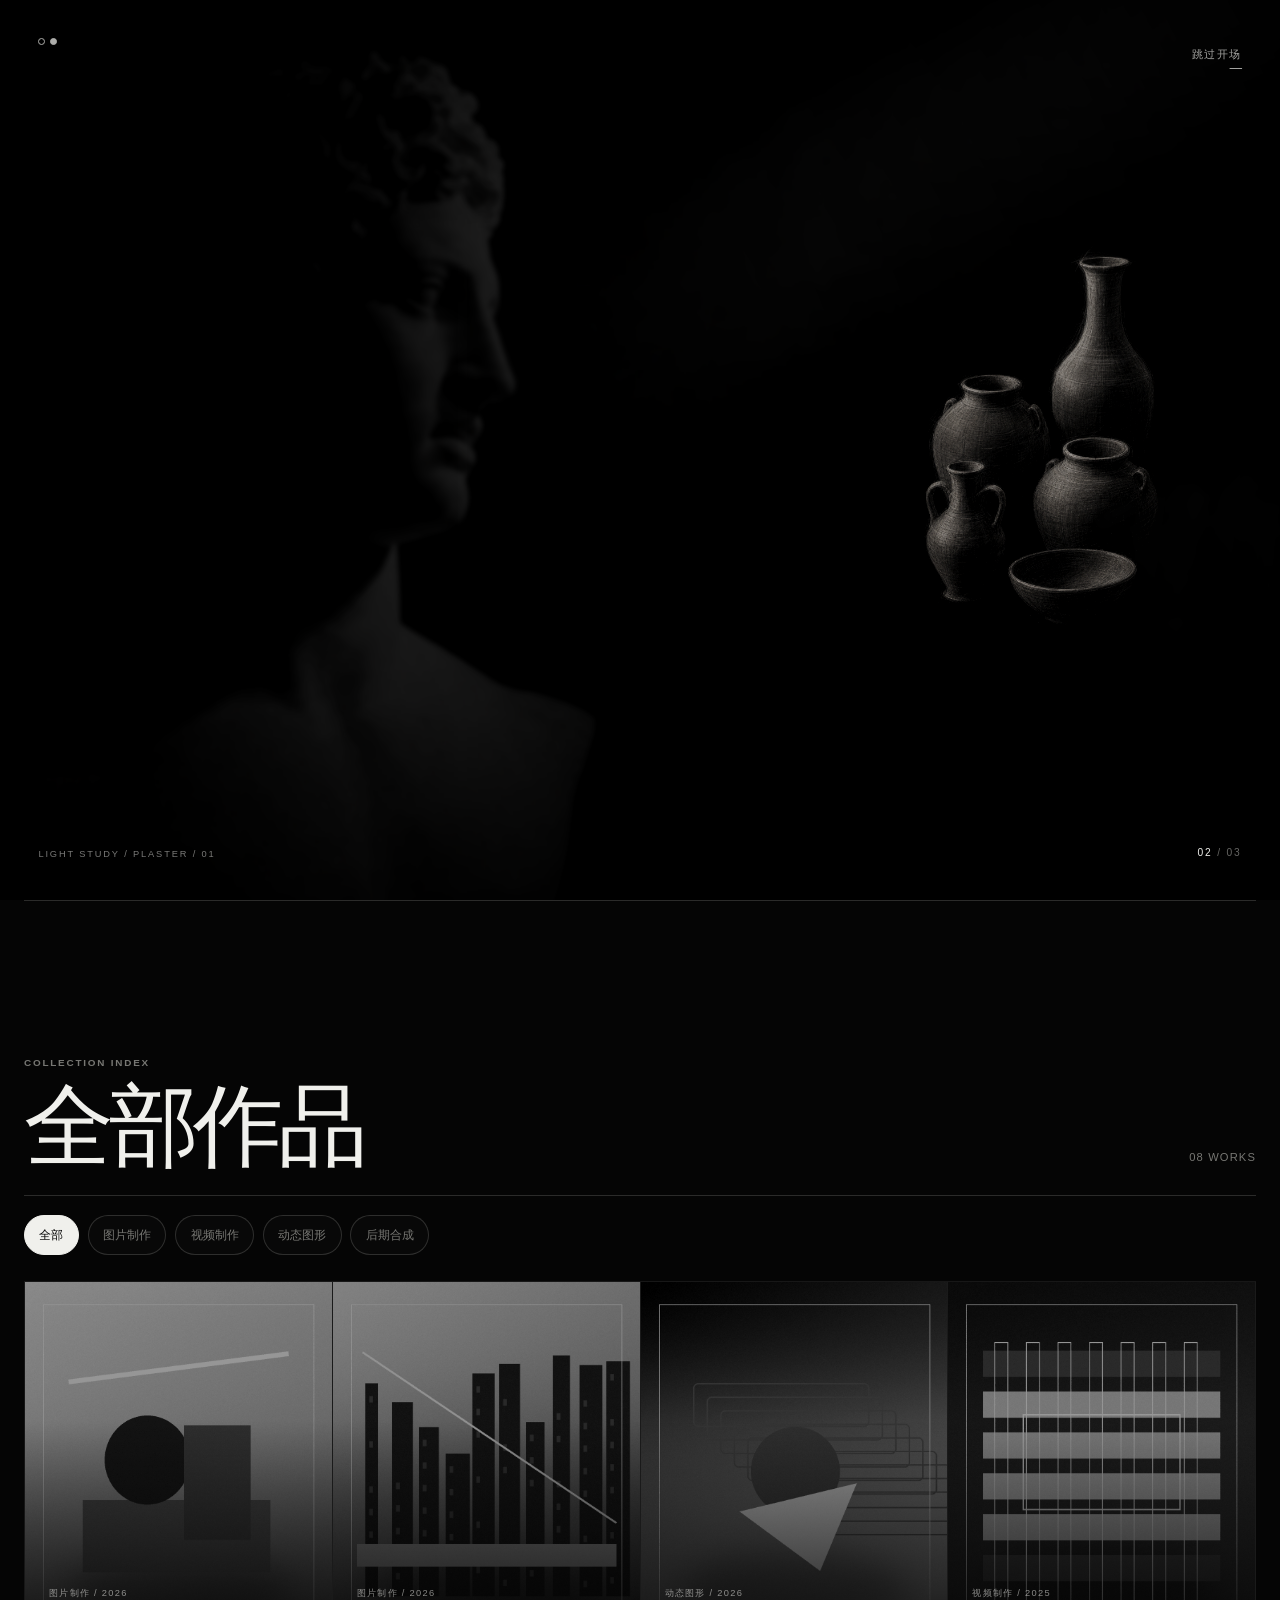
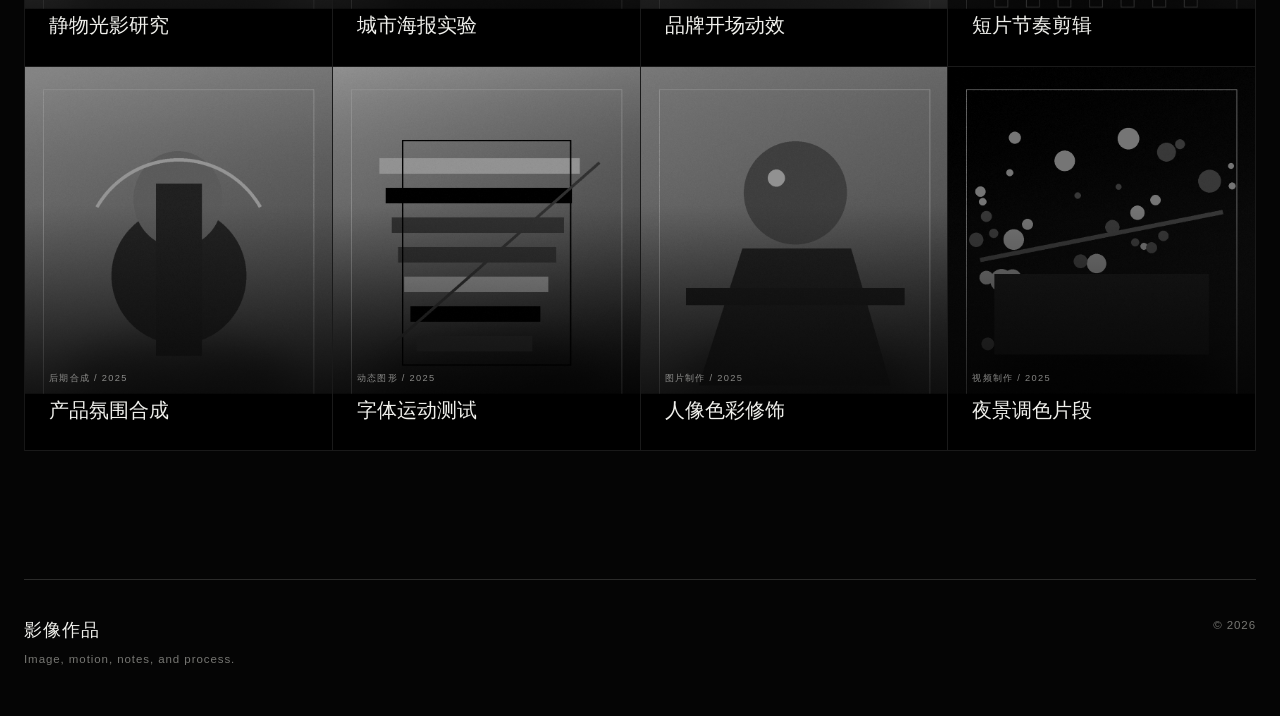
<file: index.html>
<!doctype html>
<html lang="zh-CN">
  <head>
    <meta charset="utf-8">
    <meta name="viewport" content="width=device-width, initial-scale=1">
    <meta name="theme-color" content="#050505">
    <title>影像作品 | 黑白光影画廊</title>
    <meta
      name="description"
      content="个人影像作品画廊，展示图片制作、视频制作、动态图形和后期合成作品。"
    >
    <link rel="icon" href="assets/favicon.png" type="image/png">
    <link rel="stylesheet" href="styles.css?v=20260630a">
  </head>
  <body class="intro-running">
    <a class="skip-link" href="#gallery">跳到作品画廊</a>

    <canvas class="light-field" id="light-canvas" aria-hidden="true"></canvas>
    <div class="light-fallback" aria-hidden="true"></div>
    <div class="vignette" aria-hidden="true"></div>
    <div class="film-grain" aria-hidden="true"></div>

    <div class="cinematic-intro" id="cinematic-intro" aria-label="影像作品开场">
      <button class="intro-skip" id="intro-skip" type="button">跳过开场</button>
      <div class="intro-artwork" aria-hidden="true">
        <figure class="sculpture-shot sculpture-wide">
          <img src="assets/intro-plaster-gallery.png" alt="">
        </figure>
        <figure class="pottery-sketch-shot">
          <img src="assets/intro-pottery-sketch.png" alt="">
        </figure>
        <div class="intro-light-sweep"></div>
        <p class="intro-shot-label">Light study / Plaster / 01</p>
      </div>
      <div class="intro-mark" aria-hidden="true">
        <span></span>
        <span></span>
      </div>
      <div class="intro-copy">
        <p class="intro-overline">Image · Motion · Process</p>
        <h1>
          <span>影像</span>
          <span>作品</span>
        </h1>
        <div class="intro-rule" aria-hidden="true"></div>
        <p class="intro-caption">A monochrome study of light, movement and form.</p>
      </div>
      <p class="intro-count" aria-hidden="true"><span id="intro-count-current">01</span> / 03</p>
    </div>

    <header class="site-header">
      <a class="brand" href="#gallery" aria-label="影像作品首页">
        <span>IMAGE / MOTION</span>
      </a>
      <nav class="site-nav" aria-label="主导航">
        <a href="#gallery">画廊</a>
        <a href="#archive">作品索引</a>
        <a href="blog.html">个人博客</a>
      </nav>
      <button class="replay-button" id="replay-intro" type="button">重播开场</button>
    </header>

    <main>
      <section class="gallery-hero" id="gallery" aria-labelledby="gallery-title">
        <div class="gallery-heading">
          <p>Selected works · 2025—2026</p>
          <h2 id="gallery-title">光落下的地方，<br>作品开始显影。</h2>
          <span>Scroll to explore</span>
        </div>
        <div class="gallery-stage" id="works" aria-label="精选作品画廊"></div>
        <div class="gallery-footnote" aria-hidden="true">
          <span>08 selected studies</span>
          <span>Shanghai · CN</span>
          <span>2026</span>
        </div>
      </section>

      <section class="archive-section" id="archive" aria-labelledby="archive-title">
        <div class="archive-head">
          <div>
            <p class="section-kicker">Collection index</p>
            <h2 id="archive-title">全部作品</h2>
          </div>
          <p id="result-count" class="result-count" aria-live="polite"></p>
        </div>
        <div class="filter-bar" id="filters" aria-label="作品分类"></div>
        <div class="archive-grid" id="archive-grid" aria-label="作品索引"></div>
      </section>

    </main>

    <footer class="site-footer" id="about">
      <div>
        <p class="footer-title">影像作品</p>
        <p>Image, motion, notes, and process.</p>
      </div>
      <p>© 2026</p>
    </footer>

    <div
      class="lightbox"
      id="lightbox"
      role="dialog"
      aria-modal="true"
      aria-labelledby="lightbox-title"
      hidden
    >
      <button class="icon-button lightbox-close" type="button" aria-label="关闭预览">
        <span aria-hidden="true">&times;</span>
      </button>
      <button class="icon-button lightbox-nav lightbox-prev" type="button" aria-label="上一件作品">
        <span aria-hidden="true">&#8249;</span>
      </button>
      <button class="icon-button lightbox-nav lightbox-next" type="button" aria-label="下一件作品">
        <span aria-hidden="true">&#8250;</span>
      </button>

      <div class="lightbox-panel" role="document">
        <div class="lightbox-media" id="lightbox-media"></div>
        <aside class="lightbox-details">
          <p class="lightbox-meta" id="lightbox-meta"></p>
          <h2 id="lightbox-title"></h2>
          <p id="lightbox-description"></p>
          <ul class="tag-list" id="lightbox-tags" aria-label="作品标签"></ul>
        </aside>
      </div>
    </div>

    <script src="script.js?v=20260629f"></script>
  </body>
</html>
</file>
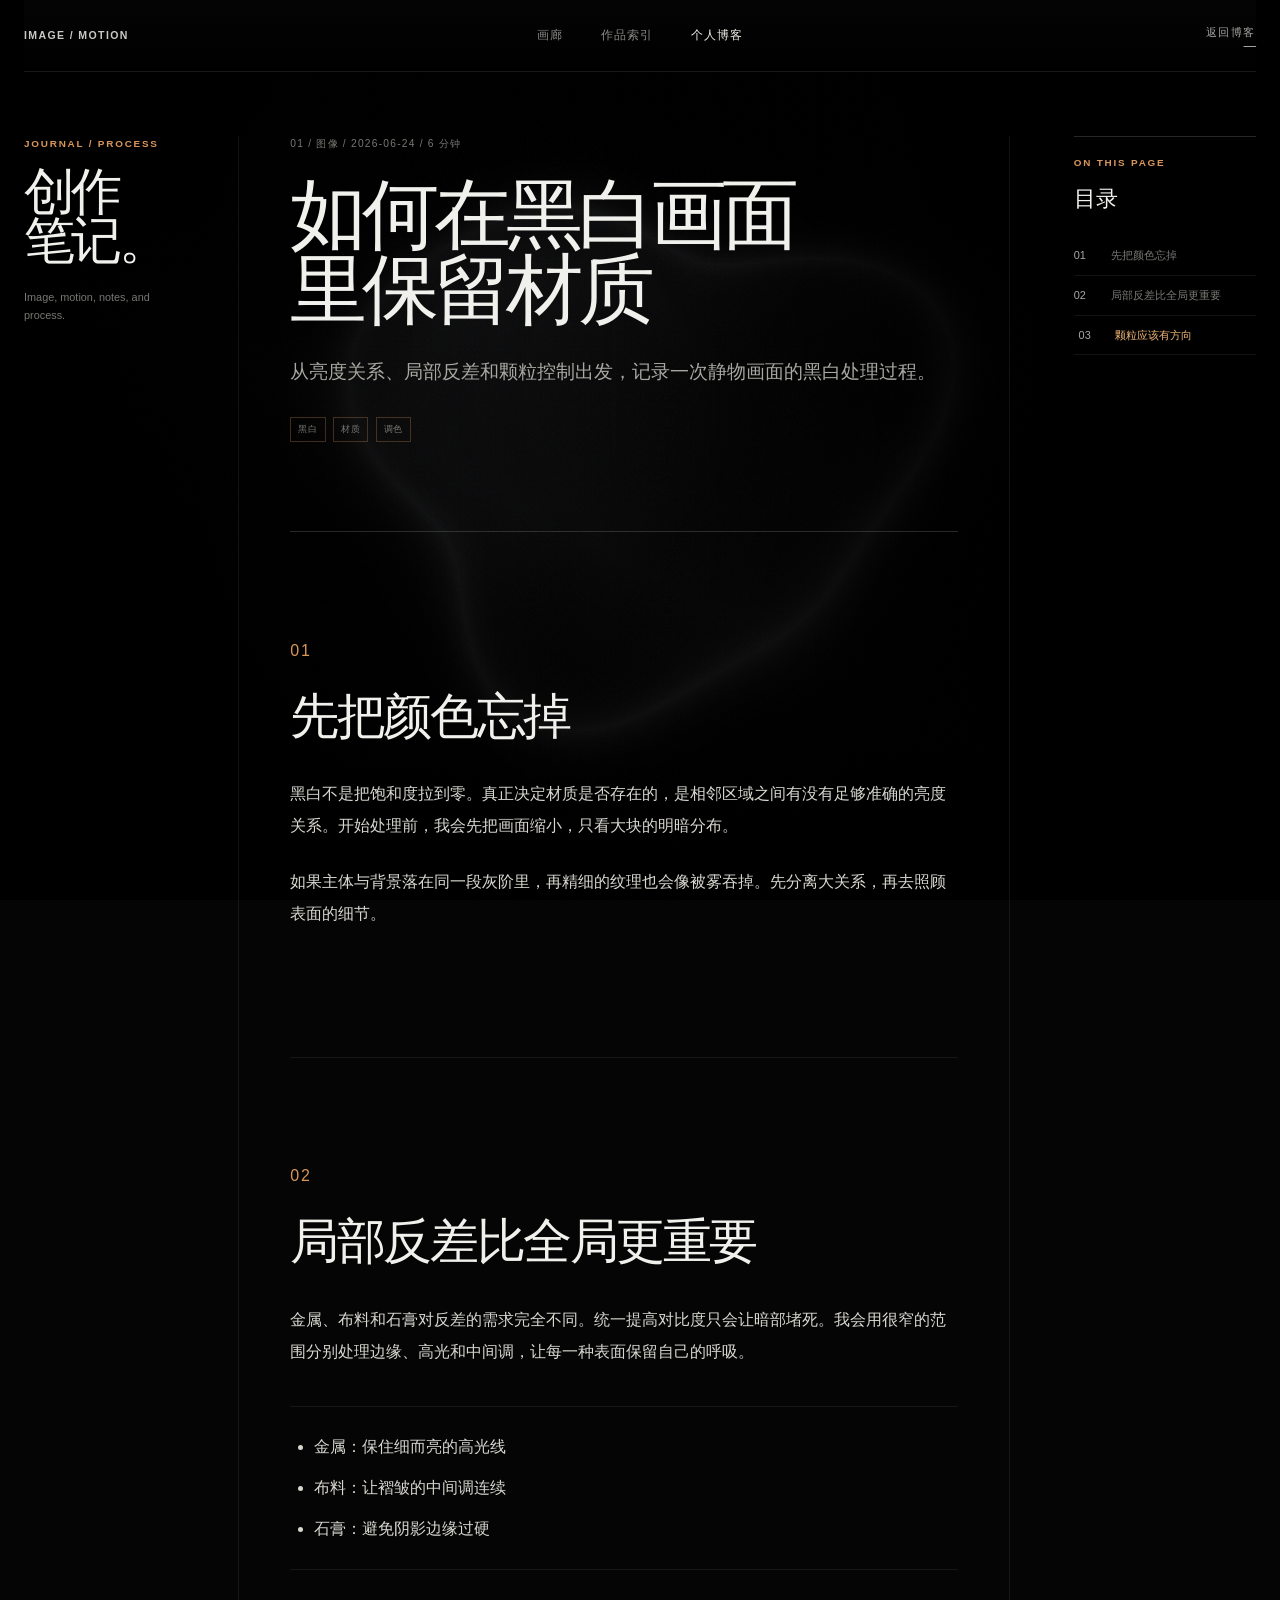
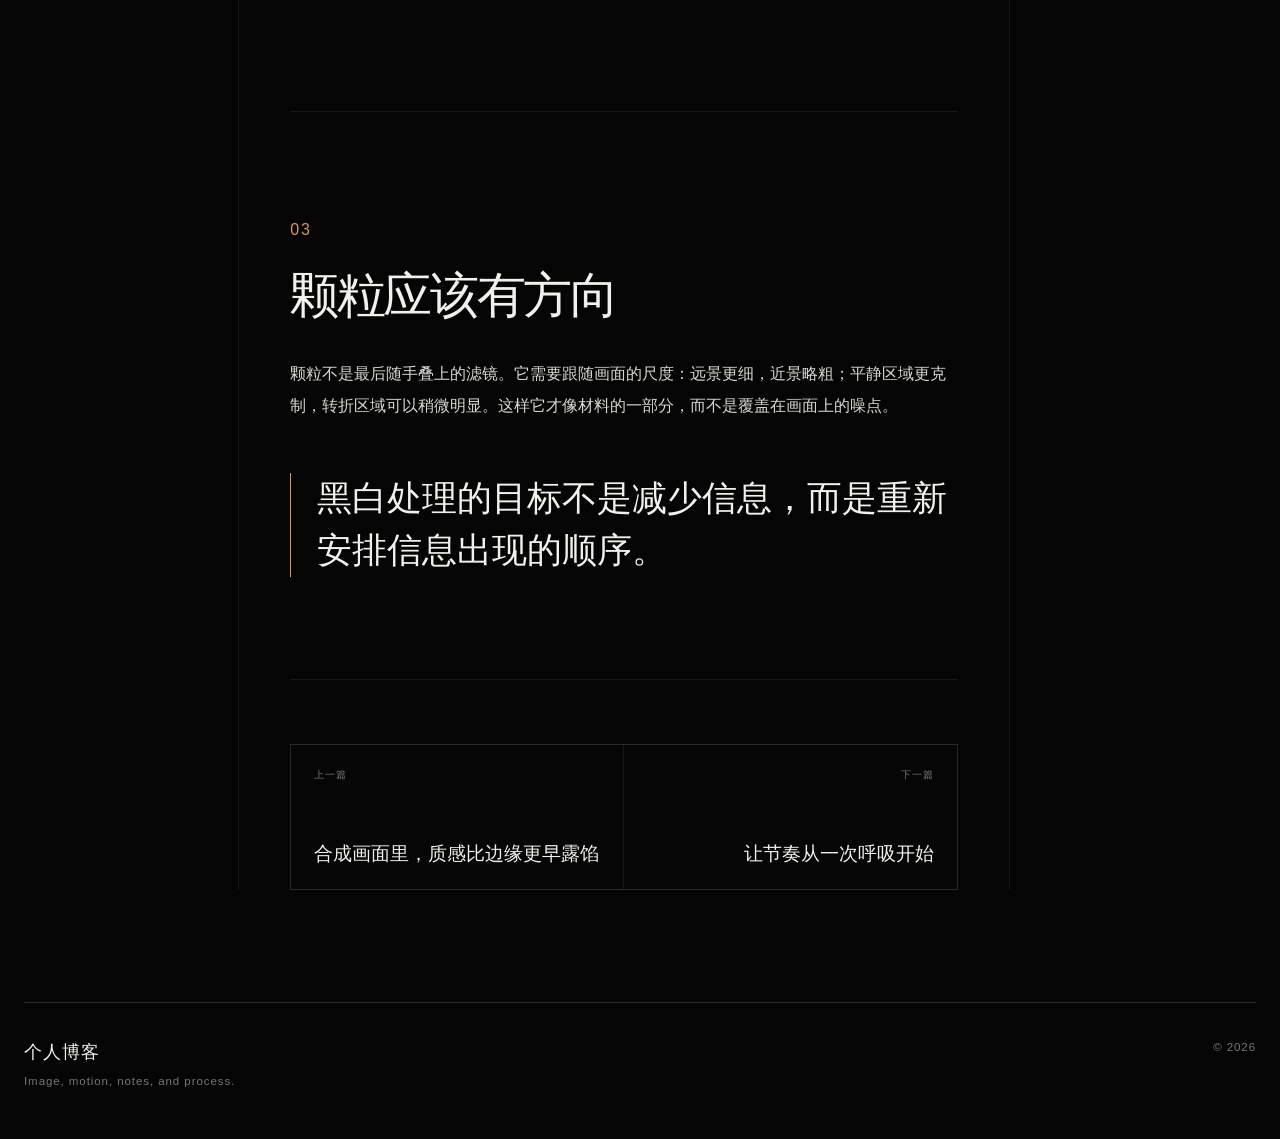
<file: article.html>
<!doctype html>
<html lang="zh-CN">
  <head>
    <meta charset="utf-8">
    <meta name="viewport" content="width=device-width, initial-scale=1">
    <meta name="theme-color" content="#050505">
    <title>文章 | 创作笔记</title>
    <meta name="description" content="个人创作笔记文章。">
    <link rel="icon" href="assets/favicon.png" type="image/png">
    <link rel="stylesheet" href="styles.css?v=20260630c">
  </head>
  <body class="intro-complete blog-page article-page">
    <a class="skip-link" href="#article-content">跳到文章正文</a>
    <canvas class="light-field" id="article-light-canvas" aria-hidden="true"></canvas>
    <div class="light-fallback" aria-hidden="true"></div>
    <div class="vignette" aria-hidden="true"></div>
    <div class="film-grain" aria-hidden="true"></div>

    <header class="site-header">
      <a class="brand" href="index.html#gallery" aria-label="返回影像作品首页"><span>IMAGE / MOTION</span></a>
      <nav class="site-nav" aria-label="主导航">
        <a href="index.html#gallery">画廊</a>
        <a href="index.html#archive">作品索引</a>
        <a href="blog.html" aria-current="page">个人博客</a>
      </nav>
      <a class="replay-button header-return" href="blog.html">返回博客</a>
    </header>

    <main class="article-shell">
      <aside class="article-journal-mark">
        <p class="section-kicker">Journal / Process</p>
        <a href="blog.html">创作<br>笔记。</a>
        <p>Image, motion, notes, and process.</p>
      </aside>

      <article class="article-content" id="article-content">
        <header class="article-header">
          <p class="article-eyebrow" id="article-eyebrow"></p>
          <h1 id="article-title">文章载入中</h1>
          <p class="article-deck" id="article-deck"></p>
          <ul class="article-tags" id="article-tags" aria-label="文章标签"></ul>
        </header>
        <div class="article-body" id="article-body"></div>
        <nav class="article-pagination" aria-label="相邻文章">
          <a id="previous-article" href="blog.html"></a>
          <a id="next-article" href="blog.html"></a>
        </nav>
      </article>

      <aside class="article-toc" aria-labelledby="toc-title">
        <p class="section-kicker">On this page</p>
        <h2 id="toc-title">目录</h2>
        <nav id="article-toc-links" aria-label="文章目录"></nav>
      </aside>
    </main>

    <footer class="site-footer">
      <div><p class="footer-title">个人博客</p><p>Image, motion, notes, and process.</p></div>
      <p>© 2026</p>
    </footer>

    <script src="journal-shared.js?v=20260630b"></script>
    <script src="article.js?v=20260630b"></script>
  </body>
</html>
</file>
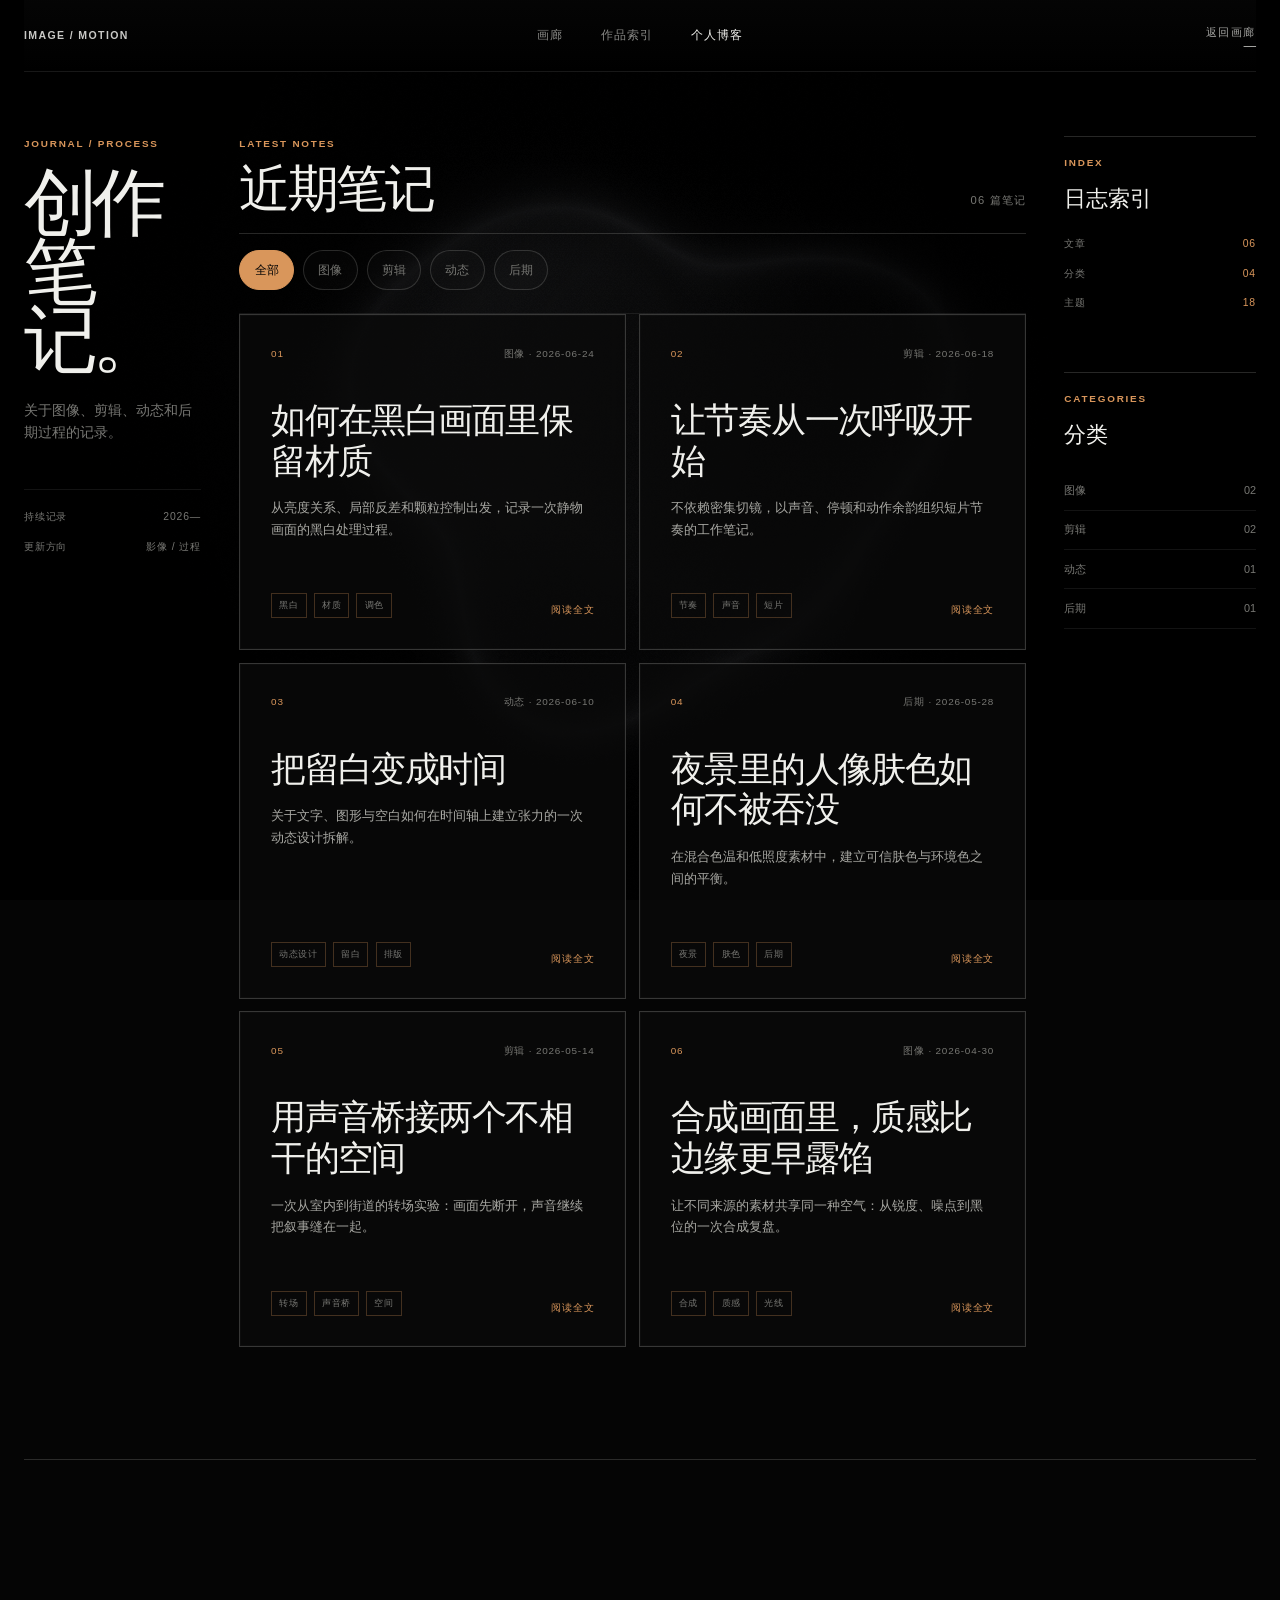
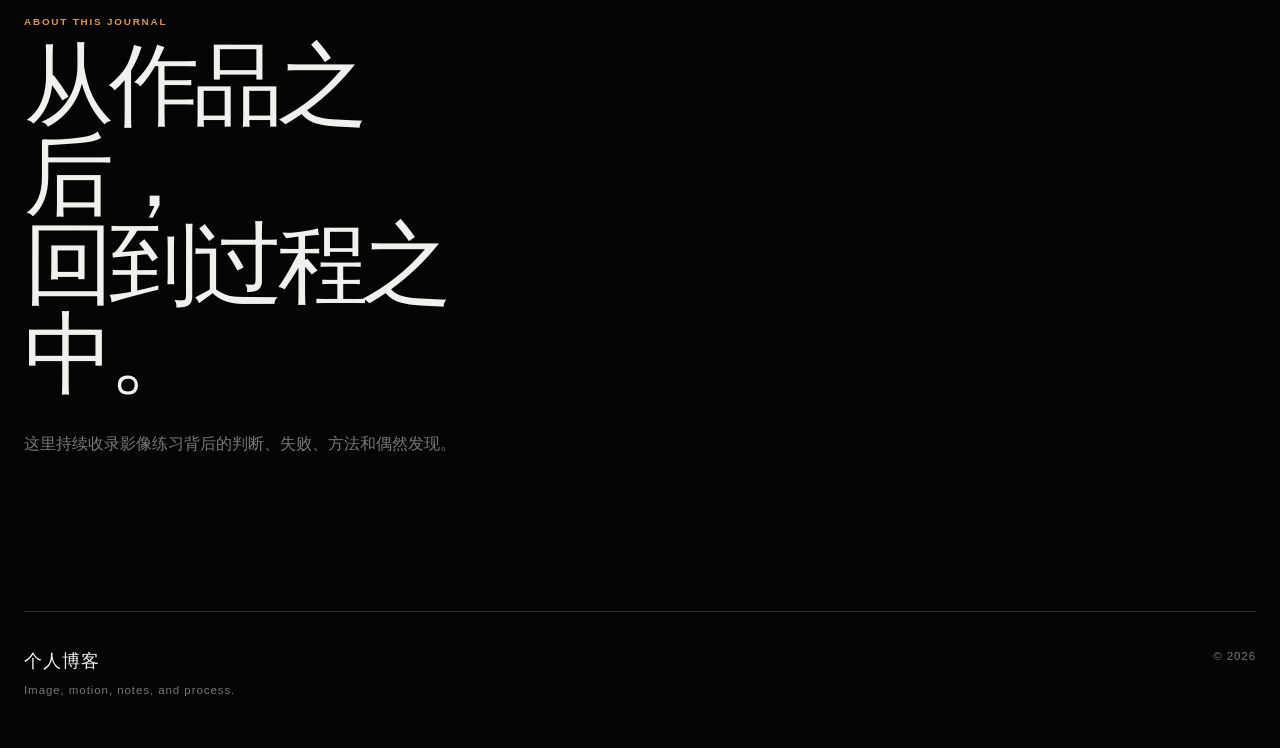
<file: blog.html>
<!doctype html>
<html lang="zh-CN">
  <head>
    <meta charset="utf-8">
    <meta name="viewport" content="width=device-width, initial-scale=1">
    <meta name="theme-color" content="#050505">
    <title>个人博客 | 创作笔记</title>
    <meta name="description" content="关于图像、剪辑、动态和后期过程的个人创作笔记。">
    <link rel="icon" href="assets/favicon.png" type="image/png">
    <link rel="stylesheet" href="styles.css?v=20260630c">
  </head>
  <body class="intro-complete blog-page">
    <a class="skip-link" href="#notes">跳到文章列表</a>

    <canvas class="light-field" id="blog-light-canvas" aria-hidden="true"></canvas>
    <div class="light-fallback" aria-hidden="true"></div>
    <div class="vignette" aria-hidden="true"></div>
    <div class="film-grain" aria-hidden="true"></div>

    <header class="site-header">
      <a class="brand" href="index.html#gallery" aria-label="返回影像作品首页">
        <span>IMAGE / MOTION</span>
      </a>
      <nav class="site-nav" aria-label="主导航">
        <a href="index.html#gallery">画廊</a>
        <a href="index.html#archive">作品索引</a>
        <a href="blog.html" aria-current="page">个人博客</a>
      </nav>
      <a class="replay-button header-return" href="index.html#gallery">返回画廊</a>
    </header>

    <main class="journal-shell" id="notes">
      <aside class="journal-profile" aria-labelledby="journal-title">
        <p class="section-kicker">Journal / Process</p>
        <h1 id="journal-title">创作<br>笔记。</h1>
        <p class="journal-intro">关于图像、剪辑、动态和后期过程的记录。</p>
        <dl class="journal-profile-meta">
          <div><dt>持续记录</dt><dd>2026—</dd></div>
          <div><dt>更新方向</dt><dd>影像 / 过程</dd></div>
        </dl>
      </aside>

      <section class="journal-index" aria-labelledby="notes-title">
        <div class="journal-toolbar">
          <div>
            <p class="section-kicker">Latest notes</p>
            <h2 id="notes-title">近期笔记</h2>
          </div>
          <p class="blog-result" id="blog-result" aria-live="polite">06 篇笔记</p>
        </div>

        <div class="blog-filters" id="blog-filters" aria-label="笔记分类">
          <button type="button" class="filter-button" data-blog-filter="全部" aria-pressed="true">全部</button>
          <button type="button" class="filter-button" data-blog-filter="图像" aria-pressed="false">图像</button>
          <button type="button" class="filter-button" data-blog-filter="剪辑" aria-pressed="false">剪辑</button>
          <button type="button" class="filter-button" data-blog-filter="动态" aria-pressed="false">动态</button>
          <button type="button" class="filter-button" data-blog-filter="后期" aria-pressed="false">后期</button>
        </div>

        <div class="journal-card-grid" id="blog-notes-grid" aria-live="polite"></div>
      </section>

      <aside class="journal-stats" aria-label="博客统计与分类">
        <section>
          <p class="section-kicker">Index</p>
          <h2>日志索引</h2>
          <dl class="journal-stat-list">
            <div><dt>文章</dt><dd id="stat-articles">06</dd></div>
            <div><dt>分类</dt><dd id="stat-categories">04</dd></div>
            <div><dt>主题</dt><dd id="stat-tags">18</dd></div>
          </dl>
        </section>
        <section class="journal-category-list" aria-labelledby="category-title">
          <p class="section-kicker">Categories</p>
          <h2 id="category-title">分类</h2>
          <div id="category-counts"></div>
        </section>
      </aside>
    </main>

    <section class="blog-about journal-about" aria-labelledby="blog-about-title">
      <p class="section-kicker">About this journal</p>
      <h2 id="blog-about-title">从作品之后，<br>回到过程之中。</h2>
      <p>这里持续收录影像练习背后的判断、失败、方法和偶然发现。</p>
    </section>

    <footer class="site-footer">
      <div>
        <p class="footer-title">个人博客</p>
        <p>Image, motion, notes, and process.</p>
      </div>
      <p>© 2026</p>
    </footer>

    <script src="journal-shared.js?v=20260630b"></script>
    <script src="blog.js?v=20260630b"></script>
  </body>
</html>
</file>
<file: styles.css>
:root {
  color-scheme: dark;
  --black: #050505;
  --black-soft: #0a0a0a;
  --panel: #101010;
  --white: #f0f0ec;
  --paper: #d8d7d0;
  --silver: #a8a8a3;
  --muted: #777773;
  --line: rgba(240, 240, 236, 0.16);
  --fine-line: rgba(240, 240, 236, 0.08);
  --max-width: 1540px;
  --ease-cinema: cubic-bezier(0.16, 1, 0.3, 1);
  --px: 0;
  --py: 0;
}

* {
  box-sizing: border-box;
}

html {
  background: var(--black);
  scroll-behavior: smooth;
}

body {
  min-width: 320px;
  margin: 0;
  overflow-x: hidden;
  background: var(--black);
  color: var(--white);
  font-family: "Inter", "Noto Sans SC", "PingFang SC", "Microsoft YaHei", Arial, sans-serif;
  font-size: 16px;
  line-height: 1.6;
  text-rendering: optimizeLegibility;
}

body.intro-running,
body.is-locked {
  overflow: hidden;
}

button,
a {
  color: inherit;
}

button {
  font: inherit;
}

img,
video,
canvas {
  display: block;
}

.light-field,
.light-fallback,
.vignette,
.film-grain {
  position: fixed;
  inset: 0;
  pointer-events: none;
}

.light-field {
  z-index: 0;
  width: 100%;
  height: 100%;
  opacity: 0.7;
  transition: opacity 1.2s ease;
}

.intro-running .light-field {
  opacity: 1;
}

.light-fallback {
  z-index: 0;
  background:
    linear-gradient(90deg, rgba(0, 0, 0, 0.82), transparent 48%, rgba(0, 0, 0, 0.72)),
    url("assets/intro-plaster-gallery.png") center / cover no-repeat;
  filter: grayscale(1) contrast(1.35) brightness(0.38) blur(6px);
  opacity: 0;
  transform: scale(1.04);
}

.no-webgl .light-fallback {
  opacity: 0.62;
}

.vignette {
  z-index: 1;
  background:
    radial-gradient(circle at 50% 44%, transparent 15%, rgba(0, 0, 0, 0.36) 66%, rgba(0, 0, 0, 0.9) 110%),
    linear-gradient(180deg, rgba(0, 0, 0, 0.24), transparent 35%, rgba(0, 0, 0, 0.56));
}

.film-grain {
  z-index: 2;
  opacity: 0.11;
  background-image:
    repeating-radial-gradient(circle at 17% 38%, rgba(255, 255, 255, 0.55) 0 0.35px, transparent 0.7px 3px),
    repeating-radial-gradient(circle at 73% 61%, rgba(255, 255, 255, 0.35) 0 0.25px, transparent 0.6px 2.4px);
  background-size: 5px 5px, 7px 7px;
  mix-blend-mode: soft-light;
}

.skip-link {
  position: fixed;
  top: 1rem;
  left: 1rem;
  z-index: 200;
  padding: 0.55rem 0.8rem;
  background: var(--white);
  color: var(--black);
  text-decoration: none;
  transform: translateY(-160%);
  transition: transform 160ms ease;
}

.skip-link:focus {
  transform: translateY(0);
}

.cinematic-intro {
  position: fixed;
  inset: 0;
  z-index: 100;
  display: grid;
  place-items: center;
  overflow: hidden;
  background: rgba(0, 0, 0, 0.46);
  transition:
    opacity 1100ms linear,
    visibility 1100ms,
    background-color 1200ms ease;
}

.intro-artwork {
  position: absolute;
  inset: 0;
  z-index: 0;
  overflow: hidden;
  background: #000;
  opacity: 1;
  transition: opacity 850ms var(--ease-cinema);
}

.intro-artwork::after {
  position: absolute;
  inset: 0;
  background:
    radial-gradient(circle at 38% 48%, transparent 0 18%, rgba(0, 0, 0, 0.2) 46%, rgba(0, 0, 0, 0.9) 100%),
    linear-gradient(90deg, rgba(0, 0, 0, 0.38), transparent 36%, rgba(0, 0, 0, 0.28));
  content: "";
}

.sculpture-shot {
  position: absolute;
  inset: -4%;
  margin: 0;
  opacity: 0;
  filter: contrast(1.18) brightness(0.52) blur(10px);
  transform: scale(1.1);
  transition:
    opacity 850ms ease,
    filter 1.1s ease,
    transform 2.6s var(--ease-cinema),
    clip-path 900ms var(--ease-cinema);
}

.sculpture-shot img {
  width: 100%;
  height: 100%;
  object-fit: cover;
}

.sculpture-wide {
  clip-path: inset(0 0 0 0);
}

.pottery-sketch-shot {
  position: absolute;
  top: 10%;
  right: 6%;
  z-index: 1;
  width: clamp(260px, 25vw, 580px);
  height: 78%;
  margin: 0;
  opacity: 0;
  filter: contrast(1.2) brightness(0.18) blur(8px);
  mix-blend-mode: screen;
  transform: translate3d(5vw, 2vh, 0) scale(0.92) rotate(1.5deg);
  transition:
    opacity 1s ease,
    filter 1.25s ease,
    transform 1.6s var(--ease-cinema);
  -webkit-mask-image: radial-gradient(ellipse at center, #000 48%, transparent 84%);
  mask-image: radial-gradient(ellipse at center, #000 48%, transparent 84%);
}

.pottery-sketch-shot img {
  width: 100%;
  height: 100%;
  object-fit: contain;
}

.intro-light .sculpture-wide,
.intro-detail .sculpture-wide,
.intro-title .sculpture-wide {
  opacity: 0.78;
  filter: contrast(1.22) brightness(0.62) blur(0);
  transform: scale(1.035) translate3d(-1.5vw, 0, 0);
}

.intro-detail .sculpture-wide {
  opacity: 0.38;
  filter: contrast(1.3) brightness(0.3) blur(2.5px);
  transform: scale(1.09) translate3d(-3vw, 0, 0);
}

.intro-detail .pottery-sketch-shot {
  opacity: 0.66;
  filter: contrast(1.32) brightness(0.92) blur(0);
  transform: translate3d(0, 0, 0) scale(1) rotate(0);
}

.intro-title .sculpture-wide {
  opacity: 0.44;
  filter: contrast(1.25) brightness(0.4) blur(2px);
  transform: scale(1.12) translate3d(-4vw, 0, 0);
}

.intro-title .pottery-sketch-shot {
  opacity: 0.26;
  filter: contrast(1.28) brightness(0.62) blur(1px);
  transform: translate3d(1vw, 0, 0) scale(1.03) rotate(-0.5deg);
}

.intro-gallery .sculpture-shot {
  opacity: 0;
  filter: contrast(1.2) brightness(0.2) blur(14px);
  transform: scale(1.2);
}

.intro-gallery .pottery-sketch-shot {
  opacity: 0;
  filter: contrast(1.15) brightness(0.3) blur(10px);
  transform: translate3d(3vw, 0, 0) scale(1.08);
}

.intro-gallery .intro-artwork {
  opacity: 0;
}

.intro-gallery .cinematic-intro {
  background: rgba(0, 0, 0, 0.08);
}

.intro-light-sweep {
  position: absolute;
  top: -20%;
  bottom: -20%;
  left: -52vw;
  z-index: 2;
  width: 32vw;
  opacity: 0;
  background: linear-gradient(90deg, transparent, rgba(255, 255, 255, 0.13), rgba(255, 255, 255, 0.28), transparent);
  filter: blur(22px);
  mix-blend-mode: screen;
  transform: skewX(-16deg);
  transition:
    left 3.8s cubic-bezier(0.2, 0.74, 0.2, 1),
    opacity 500ms ease;
}

.intro-light .intro-light-sweep,
.intro-detail .intro-light-sweep {
  left: 122vw;
  opacity: 1;
}

.intro-shot-label {
  position: absolute;
  bottom: clamp(1.2rem, 3vw, 2.5rem);
  left: clamp(1.2rem, 3vw, 2.5rem);
  z-index: 3;
  margin: 0;
  color: rgba(240, 240, 236, 0.5);
  font-size: 0.58rem;
  letter-spacing: 0.2em;
  text-transform: uppercase;
  opacity: 0;
  transform: translateY(8px);
  transition: opacity 700ms ease, transform 700ms var(--ease-cinema);
}

.intro-light .intro-shot-label,
.intro-detail .intro-shot-label {
  opacity: 1;
  transform: translateY(0);
}

.intro-complete .cinematic-intro {
  visibility: hidden;
  opacity: 0;
  background: rgba(0, 0, 0, 0.08);
  pointer-events: none;
}

.intro-skip,
.replay-button {
  border: 0;
  background: transparent;
  color: rgba(240, 240, 236, 0.68);
  cursor: pointer;
  font-size: 0.68rem;
  letter-spacing: 0.14em;
  text-transform: uppercase;
  transition: color 180ms ease;
}

.intro-skip:hover,
.intro-skip:focus-visible,
.replay-button:hover,
.replay-button:focus-visible {
  color: var(--white);
}

.intro-skip {
  position: absolute;
  top: clamp(1.2rem, 3vw, 2.5rem);
  right: clamp(1.2rem, 3vw, 2.5rem);
  z-index: 5;
  padding: 0.5rem 0;
  opacity: 0;
  transform: translateY(-8px);
  transition:
    color 180ms ease,
    opacity 600ms ease 300ms,
    transform 600ms ease 300ms;
}

.intro-running .intro-skip {
  opacity: 1;
  transform: translateY(0);
}

.intro-skip::after,
.replay-button::after {
  display: block;
  width: 100%;
  height: 1px;
  margin-top: 0.28rem;
  background: currentColor;
  content: "";
  transform: scaleX(0.25);
  transform-origin: right;
  transition: transform 220ms ease;
}

.intro-skip:hover::after,
.intro-skip:focus-visible::after,
.replay-button:hover::after,
.replay-button:focus-visible::after {
  transform: scaleX(1);
}

.intro-mark {
  position: absolute;
  top: clamp(1.4rem, 3vw, 2.6rem);
  left: clamp(1.2rem, 3vw, 2.5rem);
  display: flex;
  z-index: 5;
  gap: 5px;
  opacity: 0;
  transition: opacity 500ms ease;
}

.intro-mark span {
  display: block;
  width: 7px;
  height: 7px;
  border: 1px solid var(--white);
  border-radius: 50%;
}

.intro-mark span:last-child {
  background: var(--white);
}

.intro-light .intro-mark,
.intro-detail .intro-mark,
.intro-title .intro-mark,
.intro-gallery .intro-mark {
  opacity: 0.72;
}

.intro-copy {
  position: relative;
  z-index: 4;
  width: min(90vw, 880px);
  text-align: center;
  transform: translateY(1vh);
}

.intro-copy p,
.intro-copy h1 {
  margin: 0;
}

.intro-overline,
.intro-caption {
  color: rgba(240, 240, 236, 0.62);
  font-size: clamp(0.58rem, 1vw, 0.72rem);
  letter-spacing: 0.28em;
  text-transform: uppercase;
}

.intro-overline {
  margin-bottom: 1.8rem !important;
  opacity: 0;
  transform: translateY(12px);
  transition:
    opacity 700ms ease,
    transform 700ms var(--ease-cinema);
}

.intro-copy h1 {
  display: flex;
  justify-content: center;
  overflow: hidden;
  font-family: "Noto Serif SC", "Songti SC", "SimSun", Georgia, serif;
  font-size: clamp(4.5rem, 13vw, 11rem);
  font-weight: 400;
  line-height: 0.9;
  letter-spacing: -0.07em;
  text-shadow: 0 0 60px rgba(255, 255, 255, 0.14);
}

.intro-copy h1 span {
  display: inline-block;
  opacity: 0;
  filter: blur(18px);
  transform: translateY(110%) rotate(3deg);
  transition:
    opacity 1s ease,
    filter 1.2s ease,
    transform 1.1s var(--ease-cinema);
}

.intro-copy h1 span:last-child {
  transition-delay: 90ms;
}

.intro-rule {
  width: 0;
  height: 1px;
  margin: 2rem auto 1.2rem;
  background: linear-gradient(90deg, transparent, rgba(255, 255, 255, 0.8), transparent);
  transition: width 900ms var(--ease-cinema);
}

.intro-caption {
  opacity: 0;
  transform: translateY(8px);
  transition:
    opacity 800ms ease 120ms,
    transform 800ms var(--ease-cinema) 120ms;
}

.intro-title .intro-overline,
.intro-gallery .intro-overline,
.intro-title .intro-copy h1 span,
.intro-gallery .intro-copy h1 span,
.intro-title .intro-caption,
.intro-gallery .intro-caption {
  opacity: 1;
  filter: blur(0);
  transform: translateY(0) rotate(0);
}

.intro-title .intro-rule,
.intro-gallery .intro-rule {
  width: min(52vw, 440px);
}

.intro-gallery .intro-copy {
  opacity: 0;
  filter: blur(12px);
  transform: translateY(-5vh) scale(0.94);
  transition:
    opacity 650ms ease,
    filter 650ms ease,
    transform 800ms var(--ease-cinema);
}

.intro-count {
  position: absolute;
  right: clamp(1.2rem, 3vw, 2.5rem);
  bottom: clamp(1.2rem, 3vw, 2.5rem);
  margin: 0;
  z-index: 5;
  color: rgba(240, 240, 236, 0.42);
  font-size: 0.64rem;
  letter-spacing: 0.18em;
  opacity: 0;
  transition: opacity 700ms ease;
}

.intro-light .intro-count,
.intro-detail .intro-count,
.intro-title .intro-count,
.intro-gallery .intro-count {
  opacity: 1;
}

.intro-count span {
  color: var(--white);
}

.site-header {
  position: fixed;
  top: 0;
  left: 50%;
  z-index: 30;
  display: grid;
  grid-template-columns: 1fr auto 1fr;
  align-items: center;
  width: min(calc(100% - 48px), var(--max-width));
  padding: 1.5rem 0;
  border-bottom: 1px solid var(--fine-line);
  opacity: 0;
  transform: translate(-50%, -18px);
  transition:
    opacity 850ms ease,
    transform 850ms var(--ease-cinema),
    background-color 250ms ease;
}

.intro-gallery .site-header,
.intro-complete .site-header,
.reduced-motion .site-header {
  opacity: 1;
  transform: translate(-50%, 0);
}

.brand {
  display: flex;
  align-items: center;
  justify-self: start;
  color: rgba(240, 240, 236, 0.84);
  font-size: 0.66rem;
  font-weight: 650;
  letter-spacing: 0.13em;
  text-decoration: none;
}

.site-nav {
  display: flex;
  gap: clamp(1rem, 3vw, 2.6rem);
}

.site-nav a {
  color: rgba(240, 240, 236, 0.56);
  font-size: 0.72rem;
  letter-spacing: 0.08em;
  text-decoration: none;
  transition: color 180ms ease;
}

.site-nav a:hover,
.site-nav a:focus-visible,
.site-nav a[aria-current="page"] {
  color: var(--white);
}

.replay-button {
  justify-self: end;
  padding: 0;
}

.header-return {
  text-decoration: none;
}

main,
.site-footer {
  position: relative;
  z-index: 10;
}

.gallery-hero {
  position: relative;
  width: min(calc(100% - 32px), var(--max-width));
  min-height: max(760px, 100svh);
  margin: 0 auto;
  padding: clamp(5.8rem, 9vh, 8rem) 0 2rem;
}

.gallery-stage {
  position: relative;
  height: calc(max(760px, 100svh) - 9rem);
  min-height: 650px;
  perspective: 1300px;
  transform-style: preserve-3d;
}

.gallery-heading {
  position: absolute;
  top: 46%;
  left: 50%;
  z-index: 2;
  width: min(44rem, 60vw);
  text-align: center;
  opacity: 0;
  transform: translate(-50%, -42%) scale(0.96);
  transition:
    opacity 1s ease 240ms,
    transform 1.2s var(--ease-cinema) 240ms;
}

.intro-gallery .gallery-heading,
.intro-complete .gallery-heading,
.reduced-motion .gallery-heading {
  opacity: 1;
  transform: translate(-50%, -50%) scale(1);
}

.gallery-heading p,
.gallery-heading span {
  margin: 0;
  color: rgba(240, 240, 236, 0.45);
  font-size: 0.62rem;
  letter-spacing: 0.18em;
  text-transform: uppercase;
}

.gallery-heading h2 {
  margin: 1rem 0 1.35rem;
  font-family: "Noto Serif SC", "Songti SC", "SimSun", Georgia, serif;
  font-size: clamp(2rem, 4.2vw, 4.8rem);
  font-weight: 400;
  line-height: 1.15;
  letter-spacing: -0.04em;
  text-shadow: 0 0 38px rgba(255, 255, 255, 0.12);
  white-space: nowrap;
}

.gallery-frame {
  --lift: 0px;
  position: absolute;
  top: calc(var(--y) * 1%);
  left: calc(var(--x) * 1%);
  z-index: calc(4 + var(--depth));
  width: calc(var(--w) * 1%);
  height: calc(var(--h) * 1%);
  min-width: 118px;
  min-height: 126px;
  padding: 0;
  border: 0;
  background: transparent;
  color: var(--white);
  cursor: pointer;
  opacity: 0;
  filter: blur(18px);
  transform:
    translate3d(
      calc(var(--px) * var(--depth) * 10px),
      calc(var(--py) * var(--depth) * 8px + 60px + var(--lift)),
      calc((var(--depth) - 1) * 24px)
    )
    rotateX(var(--tilt-x))
    rotateY(var(--tilt-y))
    rotateZ(var(--r))
    scale(0.88);
  transition:
    opacity 950ms ease,
    filter 1s ease,
    transform 1.1s var(--ease-cinema),
    z-index 0s 180ms;
  transition-delay: calc(var(--order) * 65ms);
  will-change: transform;
}

.intro-gallery .gallery-frame,
.intro-complete .gallery-frame,
.reduced-motion .gallery-frame {
  opacity: 1;
  filter: blur(0);
  transform:
    translate3d(
      calc(var(--px) * var(--depth) * 10px),
      calc(var(--py) * var(--depth) * 8px + var(--lift)),
      calc((var(--depth) - 1) * 24px)
    )
    rotateX(var(--tilt-x))
    rotateY(var(--tilt-y))
    rotateZ(var(--r))
    scale(1);
}

.gallery-frame:hover,
.gallery-frame:focus-visible {
  --lift: -10px;
  z-index: 20;
  transform:
    translate3d(
      calc(var(--px) * var(--depth) * 10px),
      calc(var(--py) * var(--depth) * 8px + var(--lift)),
      calc((var(--depth) - 1) * 34px)
    )
    rotateX(var(--tilt-x-hover))
    rotateY(var(--tilt-y-hover))
    rotateZ(var(--r-hover))
    scale(1.035);
  transition-delay: 0s;
}

.frame-body {
  position: absolute;
  inset: 0;
  display: grid;
  grid-template-rows: minmax(0, 1fr) auto;
  padding: clamp(5px, 0.7vw, 10px);
  border: 1px solid rgba(255, 255, 255, 0.34);
  background: linear-gradient(135deg, #2a2a29, #080808 36%, #1c1c1b 75%, #050505);
  clip-path: polygon(0 0, 100% 0, 100% calc(100% - var(--cut)), 0 100%);
  box-shadow:
    0 22px 70px rgba(0, 0, 0, 0.72),
    inset 0 0 0 1px rgba(255, 255, 255, 0.07),
    inset 0 0 18px rgba(255, 255, 255, 0.04);
  transition:
    border-color 260ms ease,
    box-shadow 260ms ease;
}

.gallery-frame:hover .frame-body,
.gallery-frame:focus-visible .frame-body {
  border-color: rgba(255, 255, 255, 0.78);
  box-shadow:
    0 34px 90px rgba(0, 0, 0, 0.88),
    0 0 34px rgba(255, 255, 255, 0.1),
    inset 0 0 0 1px rgba(255, 255, 255, 0.12);
}

.frame-mat {
  position: relative;
  display: grid;
  min-width: 0;
  min-height: 0;
  padding: clamp(7px, 1vw, 16px);
  overflow: hidden;
  background: #cbc9c0;
  box-shadow: inset 0 0 20px rgba(0, 0, 0, 0.22);
}

.frame-mat img {
  width: 100%;
  height: 100%;
  object-fit: cover;
  filter: grayscale(1) contrast(1.12) brightness(0.78);
  transition:
    filter 450ms ease,
    transform 650ms var(--ease-cinema);
}

.gallery-frame:hover img,
.gallery-frame:focus-visible img {
  filter: grayscale(0.4) contrast(1.06) brightness(0.94);
  transform: scale(1.025);
}

.frame-reflection {
  position: absolute;
  inset: 0;
  background: linear-gradient(112deg, transparent 20%, rgba(255, 255, 255, 0.16) 47%, transparent 64%);
  opacity: 0.22;
  pointer-events: none;
  transform: translateX(-55%);
  transition: transform 800ms var(--ease-cinema);
}

.gallery-frame:hover .frame-reflection,
.gallery-frame:focus-visible .frame-reflection {
  transform: translateX(55%);
}

.frame-plaque {
  position: relative;
  display: grid;
  grid-template-columns: auto 1fr;
  gap: 0.28rem 0.65rem;
  width: 100%;
  max-width: none;
  min-height: clamp(46px, 4vw, 66px);
  padding: clamp(0.55rem, 0.8vw, 0.85rem) clamp(0.45rem, 0.7vw, 0.75rem) clamp(0.8rem, 1.2vw, 1.15rem);
  overflow: hidden;
  background: #050505;
  text-align: left;
  opacity: 0.72;
  transition:
    opacity 240ms ease,
    transform 240ms ease;
}

.gallery-frame:hover .frame-plaque,
.gallery-frame:focus-visible .frame-plaque {
  opacity: 1;
  transform: translateY(-1px);
}

.frame-index,
.frame-meta {
  color: var(--muted);
  font-size: 0.54rem;
  letter-spacing: 0.12em;
  text-transform: uppercase;
}

.frame-index {
  grid-row: 1 / span 2;
}

.frame-title {
  overflow: hidden;
  font-family: "Noto Serif SC", "Songti SC", serif;
  font-size: clamp(0.62rem, 0.88vw, 0.82rem);
  line-height: 1.2;
  text-overflow: ellipsis;
  white-space: nowrap;
}

.gallery-footnote {
  position: absolute;
  right: 0;
  bottom: 1.2rem;
  left: 0;
  display: flex;
  justify-content: space-between;
  padding-top: 0.8rem;
  border-top: 1px solid var(--fine-line);
  color: rgba(240, 240, 236, 0.32);
  font-size: 0.56rem;
  letter-spacing: 0.16em;
  text-transform: uppercase;
}

.archive-section,
.journal-preview,
.site-footer {
  width: min(calc(100% - 48px), var(--max-width));
  margin: 0 auto;
}

.archive-section {
  padding: clamp(6rem, 12vw, 11rem) 0 clamp(5rem, 10vw, 9rem);
  border-top: 1px solid var(--line);
}

.archive-head {
  display: flex;
  align-items: end;
  justify-content: space-between;
  gap: 2rem;
  padding-bottom: 1.5rem;
  border-bottom: 1px solid var(--line);
}

.section-kicker {
  margin: 0 0 0.7rem;
  color: var(--muted);
  font-size: 0.62rem;
  font-weight: 650;
  letter-spacing: 0.18em;
  text-transform: uppercase;
}

.archive-head h2,
.journal-preview h2 {
  margin: 0;
  font-family: "Noto Serif SC", "Songti SC", serif;
  font-size: clamp(2.7rem, 7vw, 7.4rem);
  font-weight: 400;
  line-height: 1;
  letter-spacing: -0.06em;
}

.result-count {
  margin: 0 0 0.3rem;
  color: var(--muted);
  font-size: 0.7rem;
  letter-spacing: 0.1em;
  text-transform: uppercase;
}

.filter-bar {
  display: flex;
  flex-wrap: wrap;
  gap: 0.55rem;
  padding: 1.2rem 0 1.6rem;
}

.filter-button {
  min-height: 2.5rem;
  padding: 0.45rem 0.9rem;
  border: 1px solid var(--line);
  border-radius: 999px;
  background: rgba(255, 255, 255, 0.015);
  color: var(--muted);
  cursor: pointer;
  font-size: 0.72rem;
  transition:
    background-color 180ms ease,
    border-color 180ms ease,
    color 180ms ease;
}

.filter-button:hover,
.filter-button:focus-visible {
  border-color: rgba(255, 255, 255, 0.4);
  color: var(--white);
}

.filter-button[aria-pressed="true"] {
  border-color: var(--white);
  background: var(--white);
  color: var(--black);
}

.archive-grid {
  display: grid;
  grid-template-columns: repeat(4, minmax(0, 1fr));
  border-top: 1px solid var(--fine-line);
  border-left: 1px solid var(--fine-line);
}

.archive-card {
  position: relative;
  display: grid;
  padding: 0;
  overflow: hidden;
  border: 0;
  border-right: 1px solid var(--fine-line);
  border-bottom: 1px solid var(--fine-line);
  background: #080808;
  color: var(--white);
  cursor: pointer;
  text-align: left;
  aspect-ratio: 4 / 5;
}

.archive-card img {
  width: 100%;
  height: 100%;
  object-fit: cover;
  filter: grayscale(1) brightness(0.6) contrast(1.14);
  transform: scale(1.01);
  transition:
    filter 400ms ease,
    transform 600ms var(--ease-cinema);
}

.archive-card::after {
  position: absolute;
  inset: 0;
  background: linear-gradient(180deg, transparent 36%, rgba(0, 0, 0, 0.9));
  content: "";
}

.archive-card:hover img,
.archive-card:focus-visible img {
  filter: grayscale(0.25) brightness(0.8) contrast(1.04);
  transform: scale(1.055);
}

.archive-card-content {
  position: absolute;
  right: 0;
  bottom: 0;
  left: 0;
  z-index: 2;
  display: grid;
  gap: 0.5rem;
  padding: clamp(1rem, 2vw, 1.5rem);
}

.archive-card-content small {
  color: rgba(240, 240, 236, 0.55);
  font-size: 0.58rem;
  letter-spacing: 0.14em;
  text-transform: uppercase;
}

.archive-card-content strong {
  font-family: "Noto Serif SC", "Songti SC", serif;
  font-size: clamp(1rem, 1.6vw, 1.45rem);
  font-weight: 400;
}

.journal-preview {
  padding: clamp(5rem, 12vw, 11rem) 0;
  border-top: 1px solid var(--line);
}

.journal-preview h2 {
  max-width: 11ch;
}

.journal-preview > p:last-child {
  max-width: 34rem;
  margin: 2rem 0 0;
  color: var(--muted);
}

.blog-page .light-fallback {
  opacity: 0;
  background-position: 42% center;
  filter: grayscale(1) contrast(1.42) brightness(0.26) blur(9px);
  transform: scale(1.08);
}

.blog-page.no-webgl .light-fallback {
  opacity: 0.42;
}

.blog-page .vignette {
  background:
    radial-gradient(circle at 47% 43%, transparent 8%, rgba(0, 0, 0, 0.3) 48%, rgba(0, 0, 0, 0.94) 108%),
    linear-gradient(90deg, rgba(0, 0, 0, 0.42), transparent 48%, rgba(0, 0, 0, 0.68));
}

.blog-page .site-header {
  background: linear-gradient(180deg, rgba(5, 5, 5, 0.86), rgba(5, 5, 5, 0));
}

.blog-main {
  position: relative;
  z-index: 10;
}

.blog-hero {
  position: relative;
  display: grid;
  align-items: center;
  min-height: 100svh;
  padding-top: 8rem;
  padding-bottom: 6rem;
  border-top: 0;
  border-bottom: 1px solid var(--line);
}

.blog-hero-copy {
  max-width: 75rem;
}

.blog-hero h1 {
  max-width: 10ch;
  margin: 1.1rem 0 2rem;
  font-family: "Noto Serif SC", "Songti SC", "SimSun", Georgia, serif;
  font-size: clamp(4.6rem, 10vw, 10.8rem);
  font-weight: 400;
  line-height: 0.92;
  letter-spacing: -0.075em;
  text-shadow: 0 0 60px rgba(255, 255, 255, 0.1);
}

.blog-hero-copy > p:last-child {
  max-width: 34rem;
  margin: 0;
  color: var(--muted);
}

.blog-scroll-link {
  position: absolute;
  right: 0;
  bottom: 2.2rem;
  color: var(--muted);
  font-size: 0.62rem;
  letter-spacing: 0.16em;
  text-decoration: none;
  text-transform: uppercase;
  transition: color 180ms ease;
}

.blog-scroll-link:hover,
.blog-scroll-link:focus-visible {
  color: var(--white);
}

.blog-notes,
.blog-about {
  width: min(calc(100% - 48px), var(--max-width));
  margin: 0 auto;
}

.blog-notes {
  padding: clamp(6rem, 12vw, 11rem) 0;
}

.blog-section-head {
  display: flex;
  align-items: end;
  justify-content: space-between;
  gap: 2rem;
  padding-bottom: 1.5rem;
  border-bottom: 1px solid var(--line);
}

.blog-section-head h2,
.blog-about h2 {
  margin: 0;
  font-family: "Noto Serif SC", "Songti SC", serif;
  font-size: clamp(2.7rem, 7vw, 7.4rem);
  font-weight: 400;
  line-height: 1;
  letter-spacing: -0.06em;
}

.blog-result {
  margin: 0 0 0.3rem;
  color: var(--muted);
  font-size: 0.7rem;
  letter-spacing: 0.1em;
}

.blog-filters {
  display: flex;
  flex-wrap: wrap;
  gap: 0.55rem;
  padding: 1.2rem 0 1.6rem;
}

.blog-notes-grid {
  border-top: 1px solid var(--fine-line);
}

.note-card {
  border-bottom: 1px solid var(--fine-line);
}

.note-card[hidden] {
  display: none;
}

.note-card summary {
  display: grid;
  grid-template-columns: 4rem minmax(8rem, 0.55fr) minmax(0, 1.2fr) auto;
  align-items: center;
  gap: 1.5rem;
  min-height: 9rem;
  cursor: pointer;
  list-style: none;
  transition: background-color 220ms ease, padding 280ms var(--ease-cinema);
}

.note-card summary::-webkit-details-marker {
  display: none;
}

.note-card summary:hover,
.note-card summary:focus-visible {
  padding-right: 1rem;
  padding-left: 1rem;
  background: rgba(255, 255, 255, 0.025);
}

.note-index,
.note-meta,
.note-action {
  color: var(--muted);
  font-size: 0.62rem;
  letter-spacing: 0.12em;
  text-transform: uppercase;
}

.note-card strong {
  font-family: "Noto Serif SC", "Songti SC", serif;
  font-size: clamp(1.55rem, 3vw, 3.1rem);
  font-weight: 400;
  line-height: 1.15;
  letter-spacing: -0.04em;
}

.note-action {
  white-space: nowrap;
}

.note-action-close,
.note-card[open] .note-action-open {
  display: none;
}

.note-card[open] .note-action-close {
  display: inline;
}

.note-body {
  max-width: 44rem;
  margin-left: calc(5.5rem + min(22vw, 18rem));
  padding: 0 0 3rem;
  color: var(--silver);
}

.note-body p {
  margin: 0;
}

.blog-about {
  padding: clamp(6rem, 12vw, 11rem) 0;
  border-top: 1px solid var(--line);
}

.blog-about h2 {
  max-width: 11ch;
}

.blog-about > p:last-child {
  max-width: 34rem;
  margin: 2rem 0 0;
  color: var(--muted);
}

.site-footer {
  display: flex;
  justify-content: space-between;
  gap: 2rem;
  padding: 2.2rem 0 3rem;
  border-top: 1px solid var(--line);
  color: var(--muted);
  font-size: 0.72rem;
  letter-spacing: 0.08em;
}

.site-footer p {
  margin: 0;
}

.footer-title {
  margin-bottom: 0.3rem !important;
  color: var(--white);
  font-family: "Noto Serif SC", "Songti SC", serif;
  font-size: 1.15rem;
}

.lightbox {
  position: fixed;
  inset: 0;
  z-index: 300;
  display: grid;
  place-items: center;
  padding: clamp(0.8rem, 3vw, 2rem);
  background: rgba(0, 0, 0, 0.9);
  backdrop-filter: blur(20px);
  animation: lightboxFade 220ms ease both;
}

.lightbox[hidden] {
  display: none;
}

.lightbox-panel {
  display: grid;
  grid-template-columns: minmax(0, 1fr) minmax(280px, 380px);
  width: min(100%, 1240px);
  max-height: min(780px, calc(100vh - 4rem));
  overflow: hidden;
  border: 1px solid var(--line);
  background: #080808;
  box-shadow: 0 30px 100px rgba(0, 0, 0, 0.8);
  animation: lightboxPanel 360ms var(--ease-cinema) both;
}

.lightbox-media {
  display: grid;
  min-height: 380px;
  background: #020202;
}

.lightbox-media img,
.lightbox-media video {
  width: 100%;
  height: 100%;
  max-height: min(780px, calc(100vh - 4rem));
  object-fit: contain;
}

.video-placeholder {
  position: relative;
  display: grid;
}

.video-placeholder img {
  filter: grayscale(0.8) brightness(0.58);
}

.video-placeholder span {
  position: absolute;
  top: 50%;
  left: 50%;
  padding: 0.75rem 1rem;
  border: 1px solid var(--line);
  background: rgba(0, 0, 0, 0.72);
  font-size: 0.72rem;
  letter-spacing: 0.1em;
  transform: translate(-50%, -50%);
}

.lightbox-details {
  display: flex;
  flex-direction: column;
  justify-content: end;
  padding: clamp(1.5rem, 4vw, 3rem);
  border-left: 1px solid var(--line);
  background: #0d0d0d;
}

.lightbox-meta {
  margin: 0 0 1rem;
  color: var(--muted);
  font-size: 0.62rem;
  letter-spacing: 0.14em;
  text-transform: uppercase;
}

.lightbox-details h2 {
  margin: 0 0 1.2rem;
  font-family: "Noto Serif SC", "Songti SC", serif;
  font-size: clamp(2rem, 5vw, 4.2rem);
  font-weight: 400;
  line-height: 1.06;
  letter-spacing: -0.05em;
}

.lightbox-details > p:not(.lightbox-meta) {
  color: var(--silver);
}

.tag-list {
  display: flex;
  flex-wrap: wrap;
  gap: 0.45rem;
  margin: 1.4rem 0 0;
  padding: 0;
  list-style: none;
}

.tag-list li {
  padding: 0.25rem 0.5rem;
  border: 1px solid var(--line);
  color: var(--muted);
  font-size: 0.64rem;
}

.icon-button {
  position: absolute;
  z-index: 310;
  display: grid;
  place-items: center;
  width: 2.75rem;
  height: 2.75rem;
  border: 1px solid var(--line);
  border-radius: 50%;
  background: rgba(0, 0, 0, 0.4);
  color: var(--white);
  cursor: pointer;
  backdrop-filter: blur(12px);
  transition:
    background-color 180ms ease,
    border-color 180ms ease;
}

.icon-button:hover,
.icon-button:focus-visible {
  border-color: rgba(255, 255, 255, 0.6);
  background: rgba(255, 255, 255, 0.12);
}

.lightbox-close {
  top: clamp(0.8rem, 3vw, 2rem);
  right: clamp(0.8rem, 3vw, 2rem);
  font-size: 1.4rem;
}

.lightbox-nav {
  top: 50%;
  font-size: 1.8rem;
  transform: translateY(-50%);
}

.lightbox-prev {
  left: clamp(0.8rem, 3vw, 2rem);
}

.lightbox-next {
  right: clamp(0.8rem, 3vw, 2rem);
}

:focus-visible {
  outline: 1px solid var(--white);
  outline-offset: 4px;
}

@keyframes lightboxFade {
  from { opacity: 0; }
  to { opacity: 1; }
}

@keyframes lightboxPanel {
  from {
    opacity: 0;
    filter: blur(14px);
    transform: translateY(20px) scale(0.98);
  }
  to {
    opacity: 1;
    filter: blur(0);
    transform: translateY(0) scale(1);
  }
}

@media (max-width: 1100px) {
  .archive-grid {
    grid-template-columns: repeat(3, minmax(0, 1fr));
  }

  .gallery-heading {
    width: min(28rem, 44vw);
  }
}

@media (max-width: 820px) {
  .pottery-sketch-shot {
    display: none;
  }

  .sculpture-wide img {
    object-position: 38% center;
  }

  .site-header {
    grid-template-columns: 1fr auto 1fr;
    width: calc(100% - 32px);
  }

  .site-nav {
    gap: 0;
  }

  .site-nav a:not(:last-child) {
    display: none;
  }

  .gallery-hero {
    width: calc(100% - 24px);
    min-height: auto;
    padding-top: 7rem;
  }

  .gallery-heading {
    position: relative;
    top: auto;
    left: auto;
    width: 100%;
    margin: 1rem auto 3.5rem;
    transform: translateY(24px);
  }

  .intro-gallery .gallery-heading,
  .intro-complete .gallery-heading,
  .reduced-motion .gallery-heading {
    transform: translateY(0);
  }

  .gallery-stage {
    display: grid;
    grid-template-columns: repeat(2, minmax(0, 1fr));
    gap: 3.8rem 0.8rem;
    height: auto;
    min-height: 0;
    padding-bottom: 5rem;
    perspective: none;
  }

  .gallery-frame,
  .intro-gallery .gallery-frame,
  .intro-complete .gallery-frame,
  .reduced-motion .gallery-frame {
    position: relative;
    top: auto;
    left: auto;
    z-index: auto;
    width: 100%;
    height: auto;
    min-width: 0;
    aspect-ratio: 4 / 5;
    transform: translateY(var(--lift)) rotate(0);
  }

  .gallery-frame:nth-child(3n + 2) {
    aspect-ratio: 1 / 1.2;
  }

  .gallery-frame:nth-child(even) {
    margin-top: 2.4rem;
  }

  .frame-plaque {
    max-width: 100%;
  }

  .gallery-footnote {
    display: none;
  }

  .archive-section,
  .journal-preview,
  .blog-notes,
  .blog-about,
  .site-footer {
    width: calc(100% - 32px);
  }

  .blog-hero {
    min-height: 100svh;
    padding-top: 8rem;
  }

  .blog-hero h1 {
    font-size: clamp(4rem, 14vw, 7.5rem);
  }

  .note-card summary {
    grid-template-columns: 3rem 1fr auto;
    gap: 0.8rem 1rem;
    min-height: 8rem;
  }

  .note-meta {
    grid-column: 2;
    grid-row: 1;
  }

  .note-card strong {
    grid-column: 2 / -1;
    grid-row: 2;
  }

  .note-index {
    grid-row: 1 / span 2;
  }

  .note-action {
    grid-column: 3;
    grid-row: 1;
  }

  .note-body {
    margin-left: 0;
    padding: 0 0 2.5rem 4rem;
  }

  .archive-grid {
    grid-template-columns: repeat(2, minmax(0, 1fr));
  }

  .lightbox-panel {
    grid-template-columns: 1fr;
    max-height: calc(100vh - 4rem);
    overflow: auto;
  }

  .lightbox-media {
    min-height: 260px;
    max-height: 54vh;
  }

  .lightbox-media img,
  .lightbox-media video {
    max-height: 54vh;
  }

  .lightbox-details {
    border-top: 1px solid var(--line);
    border-left: 0;
  }

  .lightbox-nav {
    top: auto;
    bottom: 0.8rem;
    transform: none;
  }
}

@media (max-width: 520px) {
  .cinematic-intro {
    background: rgba(0, 0, 0, 0.58);
  }

  .intro-copy h1 {
    font-size: clamp(4.2rem, 24vw, 6.3rem);
  }

  .sculpture-wide {
    inset: -2% -42% -2% -34%;
  }

  .sculpture-wide img {
    object-position: 32% center;
  }

  .intro-shot-label {
    max-width: 46vw;
  }

  .intro-overline,
  .intro-caption {
    letter-spacing: 0.16em;
  }

  .gallery-stage {
    grid-template-columns: 1fr;
    gap: 4rem;
    width: min(88vw, 390px);
    margin: 0 auto;
  }

  .gallery-frame:nth-child(even) {
    margin-top: 0;
  }

  .archive-head {
    align-items: flex-start;
    flex-direction: column;
  }

  .blog-section-head {
    align-items: flex-start;
    flex-direction: column;
  }

  .blog-hero h1 {
    font-size: clamp(3.2rem, 14vw, 5.2rem);
  }

  .blog-scroll-link {
    right: auto;
    left: 0;
  }

  .note-card summary {
    grid-template-columns: 2.2rem 1fr;
  }

  .note-action {
    display: none !important;
  }

  .note-body {
    padding-left: 3.2rem;
  }

  .filter-button {
    flex: 1 1 calc(50% - 0.55rem);
  }

  .archive-grid {
    grid-template-columns: 1fr;
  }

  .site-footer {
    flex-direction: column;
  }
}

@media (prefers-reduced-motion: reduce) {
  *,
  *::before,
  *::after {
    scroll-behavior: auto !important;
    transition-duration: 0.01ms !important;
    animation-duration: 0.01ms !important;
    animation-iteration-count: 1 !important;
  }

  .cinematic-intro {
    display: none;
  }

  .gallery-frame,
  .gallery-frame:hover,
  .gallery-frame:focus-visible {
    --lift: 0px;
  }
}

/* Journal index and article layouts */
.journal-shell,
.article-shell {
  position: relative;
  z-index: 10;
  display: grid;
  width: min(calc(100% - 48px), var(--max-width));
  margin: 0 auto;
  padding: 8.5rem 0 7rem;
}

.journal-shell {
  grid-template-columns: minmax(170px, 0.72fr) minmax(580px, 3.2fr) minmax(170px, 0.78fr);
  gap: clamp(1.5rem, 3vw, 3.5rem);
  align-items: start;
}

.journal-profile,
.journal-stats,
.article-journal-mark,
.article-toc {
  position: sticky;
  top: 7.5rem;
}

.journal-profile h1 {
  margin: 1.1rem 0 1.6rem;
  font-family: "Noto Serif SC", "Songti SC", "SimSun", Georgia, serif;
  font-size: clamp(3.4rem, 5.8vw, 6.8rem);
  font-weight: 400;
  line-height: 0.92;
  letter-spacing: -0.075em;
}

.journal-intro {
  max-width: 15rem;
  margin: 0;
  color: var(--muted);
  font-size: 0.86rem;
}

.journal-profile-meta {
  display: grid;
  gap: 0.85rem;
  margin: 2.8rem 0 0;
  padding-top: 1.2rem;
  border-top: 1px solid var(--fine-line);
}

.journal-profile-meta div,
.journal-stat-list div {
  display: flex;
  justify-content: space-between;
  gap: 1rem;
}

.journal-profile-meta dt,
.journal-profile-meta dd,
.journal-stat-list dt,
.journal-stat-list dd {
  margin: 0;
  color: var(--muted);
  font-size: 0.65rem;
  letter-spacing: 0.08em;
}

.journal-index {
  min-width: 0;
}

.journal-toolbar {
  display: flex;
  align-items: end;
  justify-content: space-between;
  gap: 2rem;
  padding-bottom: 1.2rem;
  border-bottom: 1px solid var(--line);
}

.journal-toolbar h2 {
  margin: 0.35rem 0 0;
  font-family: "Noto Serif SC", "Songti SC", "SimSun", Georgia, serif;
  font-size: clamp(2rem, 4vw, 4rem);
  font-weight: 400;
  line-height: 1;
  letter-spacing: -0.05em;
}

.journal-index .blog-filters {
  padding: 1rem 0 1.4rem;
  border-bottom: 1px solid var(--fine-line);
}

.journal-card-grid {
  display: grid;
  grid-template-columns: repeat(2, minmax(0, 1fr));
  border-left: 1px solid var(--fine-line);
}

.journal-card {
  min-width: 0;
  border-right: 1px solid var(--fine-line);
  border-bottom: 1px solid var(--fine-line);
}

.journal-card a {
  display: flex;
  min-height: 21rem;
  height: 100%;
  padding: clamp(1.3rem, 2.4vw, 2.2rem);
  flex-direction: column;
  color: inherit;
  text-decoration: none;
  transition: background-color 260ms ease, padding 350ms var(--ease-cinema);
}

.journal-card a:hover,
.journal-card a:focus-visible {
  padding-right: clamp(1.6rem, 2.8vw, 2.6rem);
  padding-left: clamp(1.6rem, 2.8vw, 2.6rem);
  outline: 0;
  background: rgba(255, 255, 255, 0.035);
}

.journal-card-topline,
.journal-card-footer {
  display: flex;
  justify-content: space-between;
  gap: 1rem;
  color: var(--muted);
  font-size: 0.62rem;
  letter-spacing: 0.08em;
}

.journal-card h3 {
  margin: 2.4rem 0 1rem;
  font-family: "Noto Serif SC", "Songti SC", "SimSun", Georgia, serif;
  font-size: clamp(1.7rem, 2.7vw, 2.8rem);
  font-weight: 400;
  line-height: 1.18;
  letter-spacing: -0.045em;
}

.journal-card > a > p {
  max-width: 30rem;
  margin: 0 0 2.6rem;
  color: var(--silver);
  font-size: 0.84rem;
}

.journal-card-footer {
  align-items: end;
  margin-top: auto;
}

.journal-card-footer ul,
.article-tags {
  display: flex;
  flex-wrap: wrap;
  gap: 0.45rem;
  margin: 0;
  padding: 0;
  list-style: none;
}

.journal-card-footer li,
.article-tags li {
  padding: 0.25rem 0.45rem;
  border: 1px solid var(--fine-line);
  color: var(--muted);
  font-size: 0.58rem;
  letter-spacing: 0.06em;
}

.journal-card-footer > span {
  flex: 0 0 auto;
  color: var(--paper);
}

.journal-stats section,
.article-toc {
  padding: 1.15rem 0;
  border-top: 1px solid var(--line);
}

.journal-stats section + section {
  margin-top: 2.6rem;
}

.journal-stats h2,
.article-toc h2 {
  margin: 0.45rem 0 1.2rem;
  font-family: "Noto Serif SC", "Songti SC", "SimSun", Georgia, serif;
  font-size: 1.35rem;
  font-weight: 400;
}

.journal-stat-list {
  display: grid;
  gap: 0.8rem;
  margin: 0;
}

.journal-stat-list dd {
  color: var(--paper);
}

.journal-category-list > div,
.article-toc nav {
  display: grid;
}

.journal-category-list button {
  display: flex;
  justify-content: space-between;
  width: 100%;
  padding: 0.65rem 0;
  border: 0;
  border-bottom: 1px solid var(--fine-line);
  background: transparent;
  color: var(--muted);
  cursor: pointer;
  font-size: 0.68rem;
  text-align: left;
  transition: color 180ms ease, padding 180ms ease;
}

.journal-category-list button:hover,
.journal-category-list button:focus-visible {
  padding-left: 0.35rem;
  color: var(--white);
}

.journal-about {
  position: relative;
  z-index: 10;
}

.article-shell {
  grid-template-columns: minmax(150px, 0.7fr) minmax(0, 3.6fr) minmax(180px, 0.85fr);
  gap: clamp(2rem, 5vw, 5.5rem);
  align-items: start;
}

.article-journal-mark > a {
  display: block;
  margin: 1rem 0 1.5rem;
  color: var(--white);
  font-family: "Noto Serif SC", "Songti SC", "SimSun", Georgia, serif;
  font-size: clamp(2.6rem, 4vw, 4.8rem);
  line-height: 0.95;
  letter-spacing: -0.07em;
  text-decoration: none;
}

.article-journal-mark > p:last-child {
  max-width: 12rem;
  margin: 0;
  color: var(--muted);
  font-size: 0.68rem;
}

.article-content {
  min-width: 0;
  padding: 0 clamp(1.5rem, 4vw, 4rem);
  border-right: 1px solid var(--fine-line);
  border-left: 1px solid var(--fine-line);
}

.article-header {
  padding: 0 0 clamp(3.5rem, 7vw, 6.5rem);
  border-bottom: 1px solid var(--line);
}

.article-eyebrow,
.article-section-number {
  margin: 0;
  color: var(--muted);
  font-size: 0.64rem;
  letter-spacing: 0.12em;
  text-transform: uppercase;
}

.article-header h1 {
  max-width: 14ch;
  margin: 1.6rem 0 1.8rem;
  font-family: "Noto Serif SC", "Songti SC", "SimSun", Georgia, serif;
  font-size: clamp(3rem, 6vw, 7rem);
  font-weight: 400;
  line-height: 0.98;
  letter-spacing: -0.065em;
}

.article-deck {
  max-width: 45rem;
  margin: 0 0 1.8rem;
  color: var(--silver);
  font-size: clamp(1rem, 1.5vw, 1.25rem);
}

.article-body {
  max-width: 48rem;
  margin: 0 auto;
}

.article-body section {
  padding: clamp(4rem, 8vw, 7rem) 0;
  border-bottom: 1px solid var(--fine-line);
  scroll-margin-top: 7rem;
}

.article-body h2 {
  margin: 0.8rem 0 2.2rem;
  font-family: "Noto Serif SC", "Songti SC", "SimSun", Georgia, serif;
  font-size: clamp(2rem, 3.8vw, 4rem);
  font-weight: 400;
  line-height: 1.08;
  letter-spacing: -0.05em;
}

.article-body p,
.article-body li {
  color: var(--paper);
  font-size: clamp(1rem, 1.25vw, 1.13rem);
  line-height: 2;
}

.article-body p {
  margin: 0 0 1.5rem;
}

.article-body ul {
  margin: 2.4rem 0;
  padding: 1.5rem 0 1.5rem 1.5rem;
  border-top: 1px solid var(--fine-line);
  border-bottom: 1px solid var(--fine-line);
}

.article-body li + li {
  margin-top: 0.55rem;
}

.article-body blockquote {
  margin: 3.2rem 0 0;
  padding: 0 0 0 1.6rem;
  border-left: 1px solid var(--paper);
  color: var(--white);
  font-family: "Noto Serif SC", "Songti SC", "SimSun", Georgia, serif;
  font-size: clamp(1.55rem, 2.7vw, 2.6rem);
  line-height: 1.5;
}

.article-toc nav a {
  display: grid;
  grid-template-columns: 1.8rem 1fr;
  gap: 0.5rem;
  padding: 0.7rem 0;
  border-bottom: 1px solid var(--fine-line);
  color: var(--muted);
  font-size: 0.68rem;
  line-height: 1.5;
  text-decoration: none;
  transition: color 180ms ease, padding 180ms ease;
}

.article-toc nav a:hover,
.article-toc nav a:focus-visible,
.article-toc nav a[aria-current="true"] {
  padding-left: 0.3rem;
  color: var(--white);
}

.article-toc nav a span {
  color: var(--silver);
}

.article-pagination {
  display: grid;
  grid-template-columns: repeat(2, minmax(0, 1fr));
  gap: 1px;
  margin: 4rem 0 0;
  background: var(--fine-line);
  border: 1px solid var(--fine-line);
}

.article-pagination a {
  display: grid;
  gap: 0.65rem;
  min-height: 9rem;
  padding: 1.4rem;
  background: rgba(5, 5, 5, 0.9);
  color: var(--white);
  text-decoration: none;
  transition: background-color 180ms ease;
}

.article-pagination a:hover,
.article-pagination a:focus-visible {
  background: rgba(255, 255, 255, 0.04);
}

.article-pagination a:last-child {
  text-align: right;
}

.article-pagination span {
  color: var(--muted);
  font-size: 0.62rem;
  letter-spacing: 0.1em;
}

.article-pagination strong {
  align-self: end;
  font-family: "Noto Serif SC", "Songti SC", "SimSun", Georgia, serif;
  font-size: 1.2rem;
  font-weight: 400;
  line-height: 1.35;
}

@media (max-width: 1180px) {
  .journal-shell {
    grid-template-columns: minmax(150px, 0.7fr) minmax(0, 3fr);
  }

  .journal-stats {
    display: none;
  }

  .article-shell {
    grid-template-columns: minmax(130px, 0.6fr) minmax(0, 3fr);
  }

  .article-toc {
    display: none;
  }
}

@media (max-width: 760px) {
  .journal-shell,
  .article-shell {
    display: block;
    width: calc(100% - 32px);
    padding-top: 7.5rem;
  }

  .journal-profile,
  .article-journal-mark {
    position: relative;
    top: auto;
    padding-bottom: 3.5rem;
    border-bottom: 1px solid var(--line);
  }

  .journal-profile h1 {
    font-size: clamp(4rem, 19vw, 6.4rem);
  }

  .journal-profile-meta,
  .article-journal-mark > p:last-child {
    display: none;
  }

  .journal-index {
    padding-top: 3rem;
  }

  .journal-card-grid {
    grid-template-columns: 1fr;
  }

  .journal-card a {
    min-height: 19rem;
  }

  .article-content {
    padding: 3.5rem 0 0;
    border-right: 0;
    border-left: 0;
  }

  .article-header h1 {
    font-size: clamp(3.1rem, 15vw, 5.8rem);
  }

  .article-pagination {
    grid-template-columns: 1fr;
  }
}

@media (max-width: 520px) {
  .journal-toolbar {
    align-items: flex-start;
    flex-direction: column;
    gap: 0.8rem;
  }

  .journal-index .blog-filters {
    display: grid;
    grid-template-columns: repeat(2, minmax(0, 1fr));
  }

  .journal-index .filter-button:last-child {
    grid-column: 1 / -1;
  }

  .journal-card-footer {
    align-items: flex-start;
    flex-direction: column;
  }

  .article-body p,
  .article-body li {
    line-height: 1.85;
  }
}

/* Warm editorial accent and clearer journal-card affordance */
.blog-page {
  --journal-accent: #d9965b;
  --journal-accent-bright: #f0b576;
  --journal-accent-soft: rgba(217, 150, 91, 0.11);
  --journal-accent-line: rgba(217, 150, 91, 0.58);
  --journal-card-line: rgba(240, 240, 236, 0.2);
}

.blog-page ::selection {
  background: var(--journal-accent);
  color: var(--black);
}

.blog-page .section-kicker,
.blog-page .article-section-number {
  color: var(--journal-accent);
}

.blog-page .filter-button:hover,
.blog-page .filter-button:focus-visible {
  border-color: var(--journal-accent-line);
  color: var(--journal-accent-bright);
}

.blog-page .filter-button[aria-pressed="true"] {
  border-color: var(--journal-accent);
  background: var(--journal-accent);
  color: var(--black);
}

.journal-card-grid {
  gap: 0.8rem;
  border-left: 0;
}

.journal-card {
  border: 0;
}

.journal-card a {
  border: 1px solid var(--journal-card-line);
  background: rgba(10, 10, 10, 0.7);
  box-shadow: inset 0 0 0 1px rgba(255, 255, 255, 0.018);
  transition:
    background-color 260ms ease,
    border-color 260ms ease,
    box-shadow 320ms ease,
    color 220ms ease,
    padding 350ms var(--ease-cinema),
    transform 350ms var(--ease-cinema);
}

.journal-card-topline > span:first-child,
.journal-card-footer > span,
.journal-stat-list dd {
  color: var(--journal-accent);
}

.journal-card h3 {
  transition: color 220ms ease, transform 350ms var(--ease-cinema);
}

.journal-card-footer li,
.article-tags li {
  border-color: rgba(217, 150, 91, 0.28);
}

.journal-category-list button:hover,
.journal-category-list button:focus-visible,
.article-toc nav a:hover,
.article-toc nav a:focus-visible,
.article-toc nav a[aria-current="true"] {
  color: var(--journal-accent-bright);
}

.article-body blockquote {
  border-left-color: var(--journal-accent);
}

.article-pagination a:hover,
.article-pagination a:focus-visible {
  background: var(--journal-accent-soft);
}

.journal-card a:focus-visible {
  border-color: var(--journal-accent);
  outline: 2px solid var(--journal-accent);
  outline-offset: 3px;
  background: var(--journal-accent-soft);
  box-shadow: 0 18px 52px rgba(0, 0, 0, 0.56);
  transform: translateY(-5px);
}

.journal-card a:focus-visible h3 {
  color: var(--journal-accent-bright);
  transform: translateX(0.28rem);
}

@media (hover: hover) and (pointer: fine) {
  .journal-card a:hover {
    border-color: var(--journal-accent-line);
    outline: 0;
    background: var(--journal-accent-soft);
    box-shadow:
      0 18px 52px rgba(0, 0, 0, 0.56),
      inset 3px 0 0 var(--journal-accent);
    transform: translateY(-5px);
  }

  .journal-card a:hover h3 {
    color: var(--journal-accent-bright);
    transform: translateX(0.28rem);
  }
}

@media (max-width: 760px) {
  .journal-card-grid {
    gap: 0.7rem;
  }

  .journal-card a {
    border-color: rgba(240, 240, 236, 0.24);
  }
}
</file>
